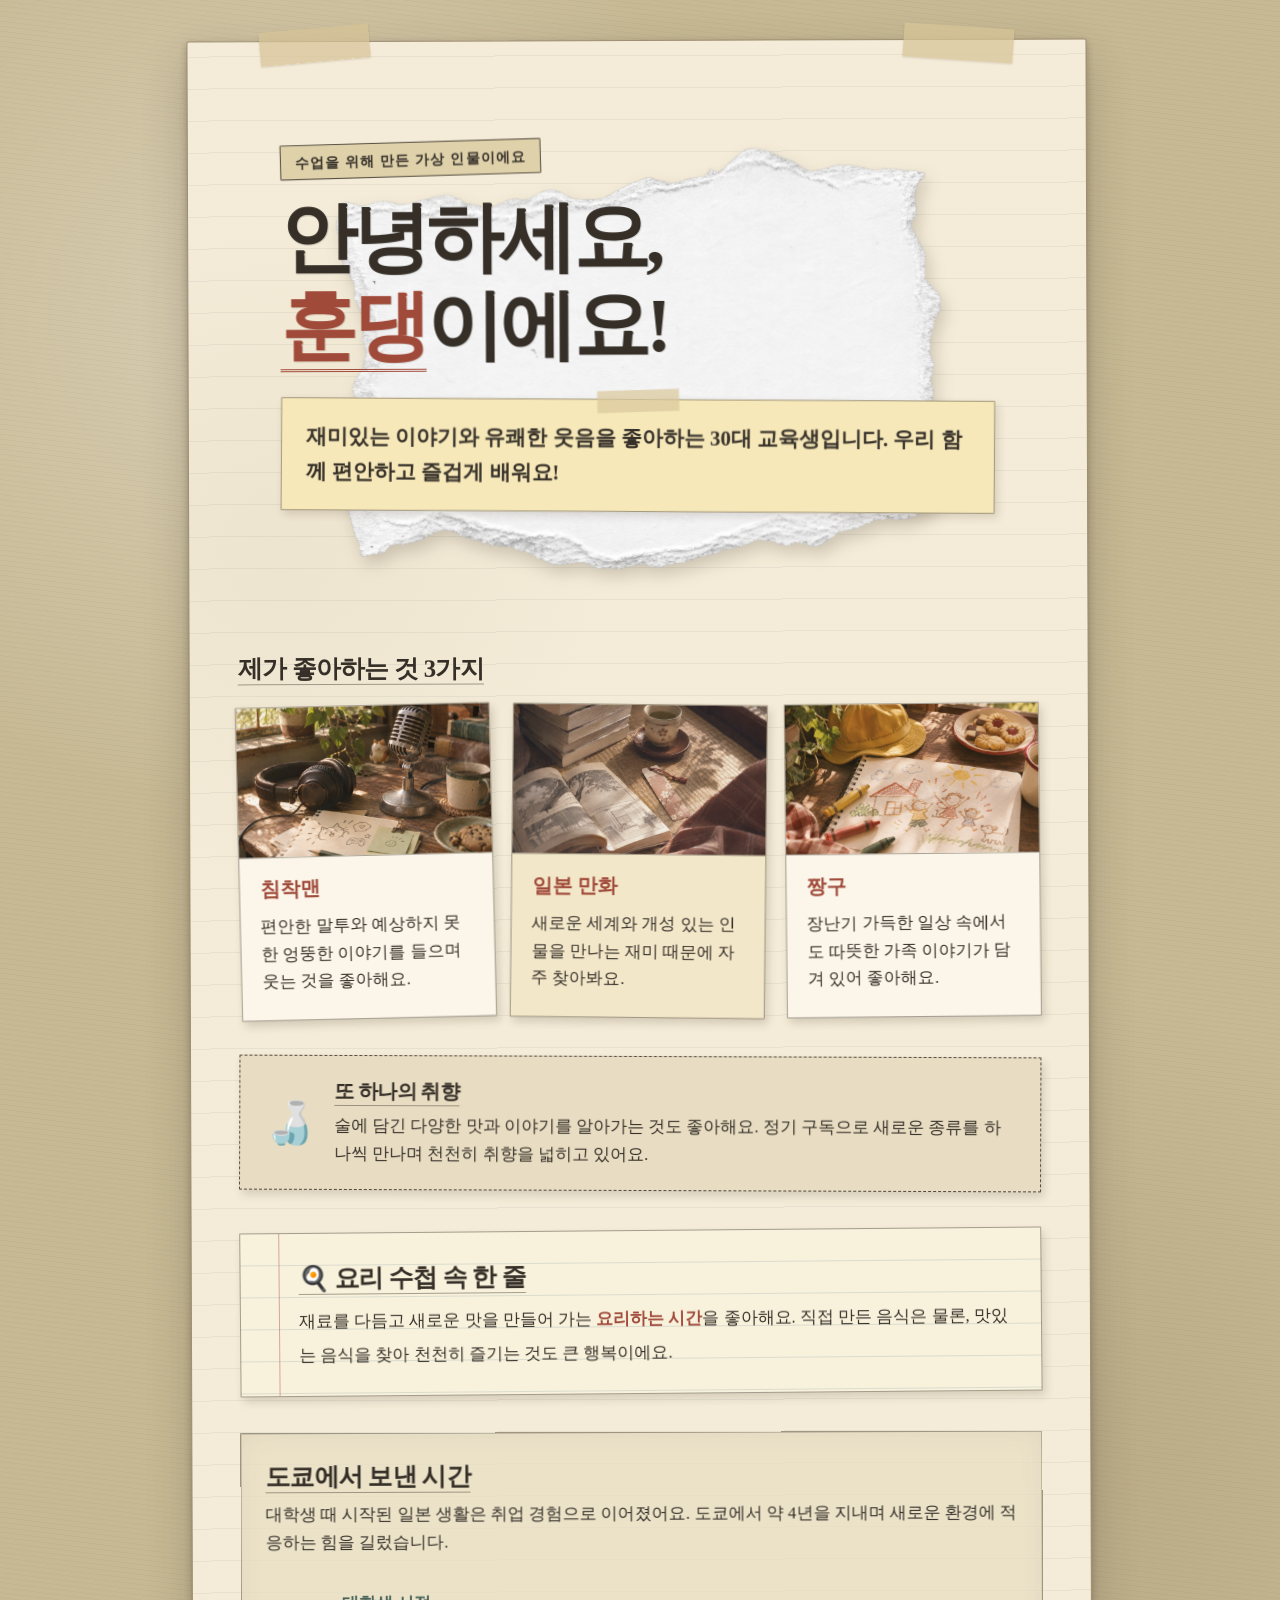
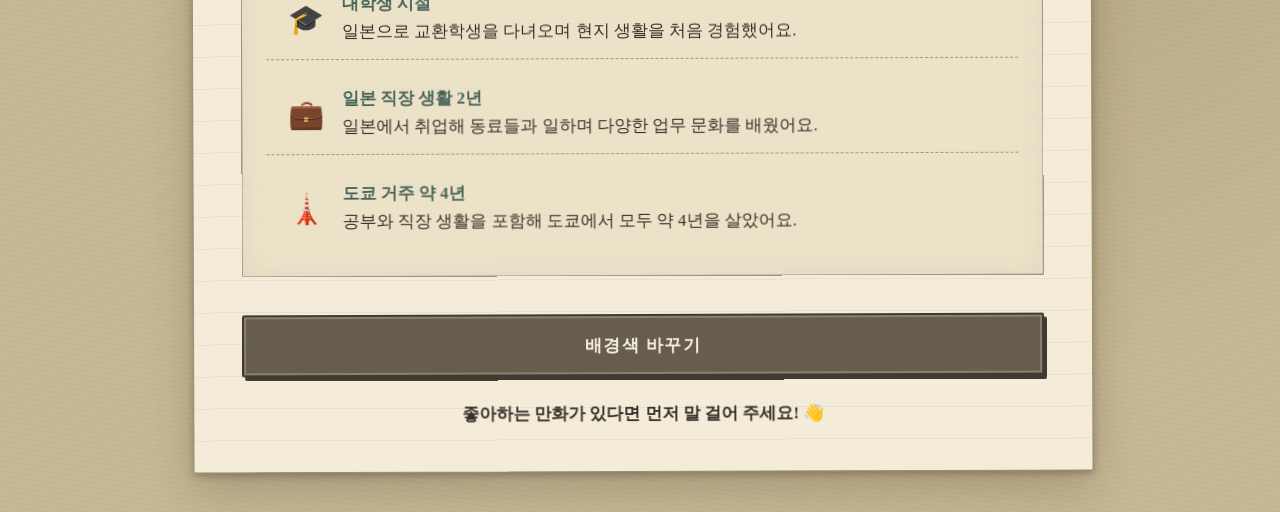
<file: 01-intro/index.html>
<!DOCTYPE html>
<html lang="ko">
<head>
  <meta charset="UTF-8">
  <meta name="viewport" content="width=device-width, initial-scale=1.0">
  <title>훈댕의 자기소개</title>
  <style>
    :root {
      --배경색: #c7b994;
      --종이색: #f4ecd8;
      --카드색: #fbf6e9;
      --글자색: #352f28;
      --강조색: #a04a3a;
      --보조색: #48645a;
      --테두리색: #51483c;
      --연필선: rgba(81, 72, 60, 0.5);
    }

    * {
      box-sizing: border-box;
    }

    body {
      min-height: 100vh;
      margin: 0;
      padding: 40px 20px;
      color: var(--글자색);
      background-color: var(--배경색);
      background-image:
        repeating-linear-gradient(7deg, rgba(70, 55, 38, 0.035) 0 1px, transparent 1px 5px),
        radial-gradient(circle at 20% 15%, rgba(255, 255, 255, 0.28), transparent 24%),
        radial-gradient(circle at 80% 70%, rgba(90, 63, 38, 0.12), transparent 28%);
      font-family: "나눔손글씨 펜", "Nanum Pen Script", "휴먼편지체", "Segoe Print", "Malgun Gothic", cursive;
      font-size: 1.05rem;
      transition: background-color 0.6s ease;
    }

    .소개-상자 {
      position: relative;
      width: min(900px, 100%);
      margin: 0 auto;
      padding: 54px 48px 46px;
      border: 1px solid #9e8e72;
      border-radius: 2px;
      background-color: var(--종이색);
      background-image:
        repeating-linear-gradient(0deg, transparent 0 31px, rgba(94, 112, 116, 0.09) 31px 32px),
        radial-gradient(circle at 10% 25%, rgba(115, 80, 48, 0.05), transparent 20%);
      box-shadow: 0 3px 7px rgba(52, 42, 30, 0.3), 0 18px 45px rgba(52, 42, 30, 0.22);
      transform: rotate(-0.2deg);
    }

    .소개-상자::before,
    .소개-상자::after {
      position: absolute;
      top: -14px;
      width: 110px;
      height: 34px;
      background: rgba(215, 196, 151, 0.72);
      box-shadow: 0 1px 2px rgba(70, 50, 30, 0.15);
      content: "";
    }

    .소개-상자::before {
      left: 8%;
      transform: rotate(-5deg);
    }

    .소개-상자::after {
      right: 8%;
      transform: rotate(4deg);
    }

    .소개-머리말 {
      position: relative;
      z-index: 0;
      margin: -16px -20px 28px;
      padding: 62px 64px 70px;
      animation: 종이-등장 0.8s ease-out both;
      isolation: isolate;
    }

    .소개-머리말::before {
      position: absolute;
      z-index: -1;
      inset: 0;
      background: url("images/torn-paper-transparent.png") center / 100% 100% no-repeat;
      content: "";
      filter: drop-shadow(4px 8px 8px rgba(55, 42, 29, 0.2));
    }

    .가상-표시 {
      display: inline-block;
      margin: 0 0 18px;
      padding: 8px 14px 6px;
      border: 1px solid var(--테두리색);
      border-radius: 1px;
      color: var(--글자색);
      background: #dfd2ab;
      font-size: 0.9rem;
      font-weight: 700;
      letter-spacing: 0.08em;
      transform: rotate(-1.5deg);
    }

    h1 {
      margin: 0;
      font-size: clamp(2.3rem, 7vw, 4.8rem);
      line-height: 1.15;
      letter-spacing: -0.05em;
      text-shadow: 1px 1px 0 rgba(53, 47, 40, 0.12);
    }

    h1 span {
      color: var(--강조색);
      border-bottom: 3px double var(--강조색);
    }

    .한줄-소개 {
      position: relative;
      margin: 28px 0 42px;
      padding: 20px 24px;
      border: 1px solid var(--연필선);
      border-radius: 1px;
      background: #f6e8b9;
      box-shadow: 3px 4px 8px rgba(67, 52, 35, 0.16);
      font-size: clamp(1rem, 3vw, 1.3rem);
      font-weight: 600;
      line-height: 1.7;
      transform: rotate(0.5deg);
    }

    .한줄-소개::after {
      position: absolute;
      top: -10px;
      left: 50%;
      width: 82px;
      height: 22px;
      background: rgba(220, 201, 157, 0.72);
      content: "";
      transform: translateX(-50%) rotate(-2deg);
    }

    h2 {
      margin: 0 0 20px;
      font-size: 1.55rem;
      letter-spacing: -0.03em;
      text-decoration: underline;
      text-decoration-color: var(--연필선);
      text-decoration-thickness: 1px;
      text-underline-offset: 7px;
    }

    .취향-목록 {
      display: grid;
      grid-template-columns: repeat(3, 1fr);
      gap: 18px;
      margin: 0 0 38px;
      padding: 0;
      list-style: none;
    }

    .취향-카드 {
      min-height: 210px;
      padding: 24px 20px;
      border: 1px solid var(--연필선);
      border-radius: 1px;
      background: var(--카드색);
      box-shadow: 3px 5px 9px rgba(67, 52, 35, 0.18);
      transition: transform 0.2s ease, box-shadow 0.2s ease;
    }

    .취향-카드:nth-child(1) {
      transform: rotate(-1.2deg);
    }

    .취향-카드:nth-child(2) {
      transform: rotate(0.8deg);
      background: #f3e7c9;
    }

    .취향-카드:nth-child(3) {
      transform: rotate(-0.4deg);
    }

    .취향-카드:hover {
      transform: translateY(-4px) rotate(0deg);
      box-shadow: 5px 9px 14px rgba(67, 52, 35, 0.22);
    }

    .취향-사진 {
      display: block;
      width: calc(100% + 40px);
      height: 150px;
      margin: -24px -20px 18px;
      border-bottom: 1px solid var(--연필선);
      object-fit: cover;
      filter: saturate(0.82) contrast(0.94) sepia(0.08);
    }

    .취향-카드 strong {
      display: block;
      margin-bottom: 10px;
      color: var(--강조색);
      font-size: 1.25rem;
    }

    .취향-카드 p {
      margin: 0;
      line-height: 1.65;
    }

    .추가-취향 {
      display: flex;
      align-items: center;
      gap: 18px;
      margin: 0 0 38px;
      padding: 22px 24px;
      border: 1px dashed var(--테두리색);
      border-radius: 1px;
      background: #e8ddc2;
      box-shadow: 3px 5px 9px rgba(67, 52, 35, 0.16);
      transform: rotate(0.4deg);
    }

    .추가-취향-아이콘 {
      flex: 0 0 auto;
      font-size: 2.6rem;
    }

    .추가-취향 h2 {
      margin: 0 0 7px;
      font-size: 1.25rem;
    }

    .추가-취향 p {
      margin: 0;
      line-height: 1.65;
    }

    .요리-메모 {
      position: relative;
      margin: 0 0 38px;
      padding: 28px 26px 24px 58px;
      border: 1px solid var(--연필선);
      border-radius: 1px;
      background-color: #f8f1dc;
      background-image: repeating-linear-gradient(
        to bottom,
        transparent 0 31px,
        rgba(88, 122, 147, 0.18) 31px 32px
      );
      box-shadow: 3px 5px 9px rgba(67, 52, 35, 0.16);
      transform: rotate(-0.3deg);
    }

    .요리-메모::before {
      position: absolute;
      top: 0;
      bottom: 0;
      left: 38px;
      width: 1px;
      background: rgba(168, 75, 65, 0.45);
      content: "";
    }

    .요리-메모 h2 {
      margin-bottom: 10px;
    }

    .요리-메모 p {
      margin: 0;
      line-height: 2;
    }

    .요리-메모 strong {
      color: var(--강조색);
    }

    .경험-영역 {
      margin: 0 0 38px;
      padding: 26px 24px;
      border: 1px solid var(--연필선);
      border-radius: 1px;
      background: rgba(232, 222, 195, 0.72);
      box-shadow: inset 0 0 24px rgba(94, 72, 45, 0.07);
    }

    .경험-영역 h2 {
      margin-bottom: 8px;
    }

    .경험-요약 {
      margin: 0 0 22px;
      line-height: 1.65;
    }

    .경험-목록 {
      display: grid;
      gap: 13px;
      margin: 0;
      padding: 0;
      list-style: none;
    }

    .경험-항목 {
      display: grid;
      grid-template-columns: 48px 1fr;
      align-items: center;
      gap: 12px;
      padding: 14px 16px;
      border: 0;
      border-bottom: 1px dashed var(--연필선);
      border-radius: 0;
      background: transparent;
    }

    .경험-항목:last-child {
      border-bottom: 0;
    }

    .경험-아이콘 {
      font-size: 1.8rem;
      text-align: center;
    }

    .경험-항목 strong {
      display: block;
      margin-bottom: 4px;
      color: var(--보조색);
    }

    .경험-항목 p {
      margin: 0;
      line-height: 1.55;
    }

    .색상-버튼 {
      width: 100%;
      padding: 17px 24px;
      border: 2px solid #3f3a32;
      border-radius: 2px;
      color: #f8f1df;
      background: #665d4f;
      box-shadow: inset 0 0 0 2px #8a806f, 3px 4px 0 #3f3a32;
      font: inherit;
      font-size: 1.08rem;
      font-weight: 700;
      letter-spacing: 0.08em;
      cursor: pointer;
    }

    .색상-버튼:hover {
      background: #534b40;
    }

    .색상-버튼:active {
      box-shadow: inset 0 0 0 2px #8a806f, 1px 1px 0 #3f3a32;
      transform: translate(3px, 3px);
    }

    .색상-버튼:focus-visible {
      outline: 4px solid #72aaff;
      outline-offset: 4px;
    }

    .끝인사 {
      margin: 26px 0 0;
      text-align: center;
      font-weight: 700;
    }

    .취향-목록,
    .추가-취향,
    .요리-메모,
    .경험-영역,
    .색상-버튼,
    .끝인사 {
      animation: 내용-등장 0.65s ease-out both;
    }

    .취향-목록 { animation-delay: 0.15s; }
    .추가-취향 { animation-delay: 0.25s; }
    .요리-메모 { animation-delay: 0.35s; }
    .경험-영역 { animation-delay: 0.45s; }
    .색상-버튼 { animation-delay: 0.55s; }
    .끝인사 { animation-delay: 0.65s; }

    @keyframes 종이-등장 {
      from {
        opacity: 0;
        translate: 0 -16px;
        rotate: -1deg;
      }
      to {
        opacity: 1;
        translate: 0 0;
        rotate: 0deg;
      }
    }

    @keyframes 내용-등장 {
      from {
        opacity: 0;
        translate: 0 18px;
      }
      to {
        opacity: 1;
        translate: 0 0;
      }
    }

    @media (prefers-reduced-motion: reduce) {
      *,
      *::before,
      *::after {
        scroll-behavior: auto !important;
        animation-duration: 0.01ms !important;
        animation-delay: 0ms !important;
        transition-duration: 0.01ms !important;
      }
    }

    @media (max-width: 680px) {
      body {
        padding: 20px 14px 30px;
      }

      .소개-상자 {
        padding: 38px 20px 28px;
        box-shadow: 0 3px 7px rgba(52, 42, 30, 0.3), 0 12px 28px rgba(52, 42, 30, 0.2);
        transform: none;
      }

      .소개-머리말 {
        margin: -8px -14px 20px;
        padding: 48px 34px 52px;
      }

      .취향-목록 {
        grid-template-columns: 1fr;
      }

      .취향-카드 {
        min-height: auto;
      }

      .추가-취향 {
        align-items: flex-start;
        padding: 20px;
      }

      .요리-메모 {
        padding-right: 18px;
      }
    }
  </style>
</head>
<body>
  <main class="소개-상자">
    <div class="소개-머리말">
      <p class="가상-표시">수업을 위해 만든 가상 인물이에요</p>

      <h1>안녕하세요,<br><span>훈댕</span>이에요!</h1>

      <p class="한줄-소개">
        재미있는 이야기와 유쾌한 웃음을 좋아하는 30대 교육생입니다.
        우리 함께 편안하고 즐겁게 배워요!
      </p>
    </div>

    <section aria-labelledby="좋아하는-것-제목">
      <h2 id="좋아하는-것-제목">제가 좋아하는 것 3가지</h2>

      <ul class="취향-목록">
        <li class="취향-카드">
          <img class="취향-사진" src="images/broadcast-mood.png" alt="햇살이 드는 오래된 책상 위의 빈티지 마이크와 헤드폰">
          <strong>침착맨</strong>
          <p>편안한 말투와 예상하지 못한 엉뚱한 이야기를 들으며 웃는 것을 좋아해요.</p>
        </li>
        <li class="취향-카드">
          <img class="취향-사진" src="images/manga-reading.png" alt="다다미 위에 펼쳐진 만화책과 따뜻한 차 한 잔">
          <strong>일본 만화</strong>
          <p>새로운 세계와 개성 있는 인물을 만나는 재미 때문에 자주 찾아봐요.</p>
        </li>
        <li class="취향-카드">
          <img class="취향-사진" src="images/family-comedy-mood.png" alt="햇살 아래 크레용 가족 그림과 노란 모자가 놓인 책상">
          <strong>짱구</strong>
          <p>장난기 가득한 일상 속에서도 따뜻한 가족 이야기가 담겨 있어 좋아해요.</p>
        </li>
      </ul>
    </section>

    <section class="추가-취향" aria-labelledby="또다른-취향-제목">
      <span class="추가-취향-아이콘" aria-hidden="true">🍶</span>
      <div>
        <h2 id="또다른-취향-제목">또 하나의 취향</h2>
        <p>
          술에 담긴 다양한 맛과 이야기를 알아가는 것도 좋아해요.
          정기 구독으로 새로운 종류를 하나씩 만나며 천천히 취향을 넓히고 있어요.
        </p>
      </div>
    </section>

    <section class="요리-메모" aria-labelledby="요리-취향-제목">
      <h2 id="요리-취향-제목">🍳 요리 수첩 속 한 줄</h2>
      <p>
        재료를 다듬고 새로운 맛을 만들어 가는 <strong>요리하는 시간</strong>을 좋아해요.
        직접 만든 음식은 물론, 맛있는 음식을 찾아 천천히 즐기는 것도 큰 행복이에요.
      </p>
    </section>

    <section class="경험-영역" aria-labelledby="일본-경험-제목">
      <h2 id="일본-경험-제목">도쿄에서 보낸 시간</h2>
      <p class="경험-요약">
        대학생 때 시작된 일본 생활은 취업 경험으로 이어졌어요.
        도쿄에서 약 4년을 지내며 새로운 환경에 적응하는 힘을 길렀습니다.
      </p>

      <ol class="경험-목록">
        <li class="경험-항목">
          <span class="경험-아이콘" aria-hidden="true">🎓</span>
          <div>
            <strong>대학생 시절</strong>
            <p>일본으로 교환학생을 다녀오며 현지 생활을 처음 경험했어요.</p>
          </div>
        </li>
        <li class="경험-항목">
          <span class="경험-아이콘" aria-hidden="true">💼</span>
          <div>
            <strong>일본 직장 생활 2년</strong>
            <p>일본에서 취업해 동료들과 일하며 다양한 업무 문화를 배웠어요.</p>
          </div>
        </li>
        <li class="경험-항목">
          <span class="경험-아이콘" aria-hidden="true">🗼</span>
          <div>
            <strong>도쿄 거주 약 4년</strong>
            <p>공부와 직장 생활을 포함해 도쿄에서 모두 약 4년을 살았어요.</p>
          </div>
        </li>
      </ol>
    </section>

    <button class="색상-버튼" id="색상-버튼" type="button">
      배경색 바꾸기
    </button>

    <p class="끝인사">좋아하는 만화가 있다면 먼저 말 걸어 주세요! 👋</p>
  </main>

  <script>
    // 오래된 종이와 천을 떠올리게 하는 차분한 배경색입니다.
    const 배경색목록 = ["#c7b994", "#9eac9c", "#b2a895", "#9ca6aa", "#b89f91"];
    const 색상버튼 = document.querySelector("#색상-버튼");
    let 현재색상번호 = 0;

    색상버튼.addEventListener("click", function () {
      현재색상번호 = (현재색상번호 + 1) % 배경색목록.length;
      document.body.style.backgroundColor = 배경색목록[현재색상번호];
    });
  </script>
</body>
</html>
</file>
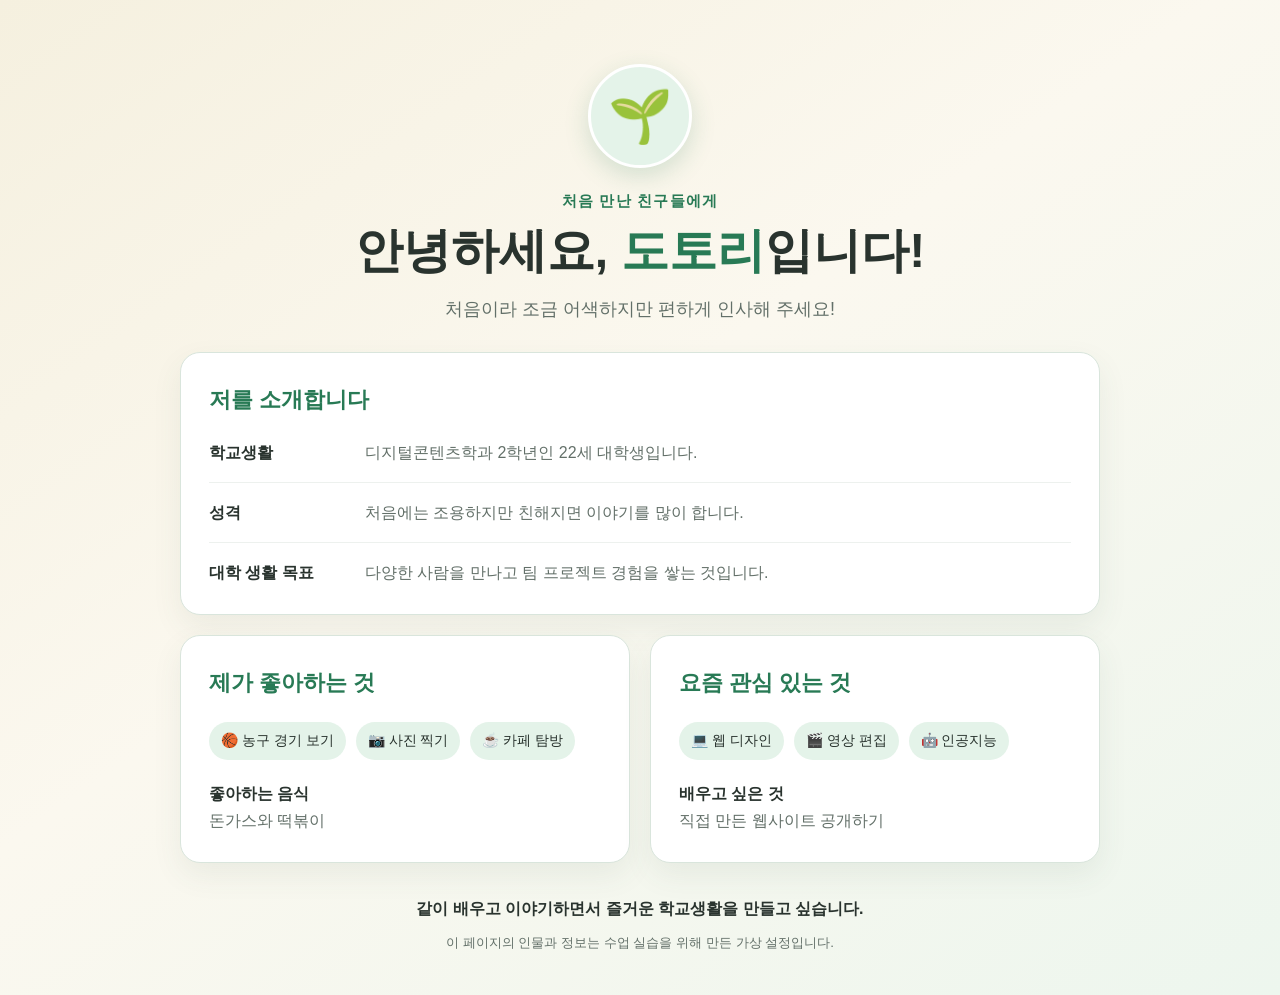
<file: myVibe_coding-main/01-intro/index.html>
<!doctype html>
<html lang="ko">
<head>
  <meta charset="UTF-8">
  <meta name="viewport" content="width=device-width, initial-scale=1.0">
  <meta name="description" content="가상 대학생 도토리의 자기소개 웹페이지입니다.">
  <title>도토리의 자기소개</title>
  <link rel="stylesheet" href="style.css">
</head>
<body>
  <main class="소개-페이지">
    <header class="소개-상단">
      <div class="프로필-그림" aria-hidden="true">🌱</div>
      <p class="작은-제목">처음 만난 친구들에게</p>
      <h1>안녕하세요, <span>도토리</span>입니다!</h1>
      <p class="소개말">처음이라 조금 어색하지만 편하게 인사해 주세요!</p>
    </header>

    <section class="카드" aria-labelledby="기본정보-제목">
      <h2 id="기본정보-제목">저를 소개합니다</h2>
      <dl class="정보-목록">
        <div>
          <dt>학교생활</dt>
          <dd>디지털콘텐츠학과 2학년인 22세 대학생입니다.</dd>
        </div>
        <div>
          <dt>성격</dt>
          <dd>처음에는 조용하지만 친해지면 이야기를 많이 합니다.</dd>
        </div>
        <div>
          <dt>대학 생활 목표</dt>
          <dd>다양한 사람을 만나고 팀 프로젝트 경험을 쌓는 것입니다.</dd>
        </div>
      </dl>
    </section>

    <div class="카드-모음">
      <section class="카드" aria-labelledby="취미-제목">
        <h2 id="취미-제목">제가 좋아하는 것</h2>
        <ul class="태그-목록">
          <li>🏀 농구 경기 보기</li>
          <li>📷 사진 찍기</li>
          <li>☕ 카페 탐방</li>
        </ul>
        <p class="추가-정보"><strong>좋아하는 음식</strong> 돈가스와 떡볶이</p>
      </section>

      <section class="카드" aria-labelledby="관심사-제목">
        <h2 id="관심사-제목">요즘 관심 있는 것</h2>
        <ul class="태그-목록">
          <li>💻 웹 디자인</li>
          <li>🎬 영상 편집</li>
          <li>🤖 인공지능</li>
        </ul>
        <p class="추가-정보"><strong>배우고 싶은 것</strong> 직접 만든 웹사이트 공개하기</p>
      </section>
    </div>

    <footer class="마무리">
      <p>같이 배우고 이야기하면서 즐거운 학교생활을 만들고 싶습니다.</p>
      <small>이 페이지의 인물과 정보는 수업 실습을 위해 만든 가상 설정입니다.</small>
    </footer>
  </main>
</body>
</html>
</file>
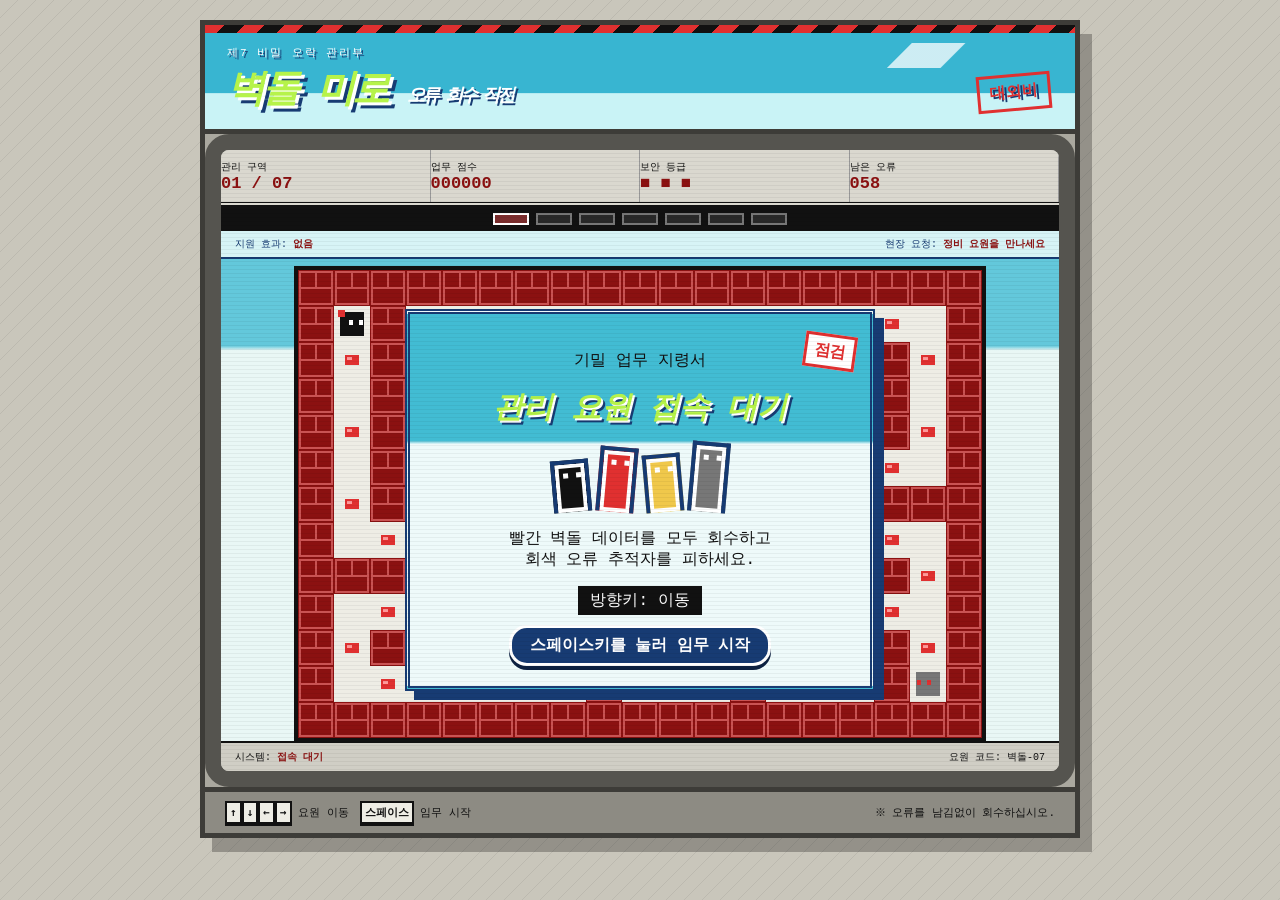
<file: 02-bricks/brick_game.html>
<!doctype html>
<html lang="ko">
<head>
  <meta charset="UTF-8"><meta name="viewport" content="width=device-width, initial-scale=1.0">
  <title>비밀 오락 관리부: 벽돌 미로</title><link rel="stylesheet" href="brick_game.css"><link rel="stylesheet" href="brick_theme.css">
</head>
<body>
<main class="cabinet">
  <header><div class="tape"></div><p>제7 비밀 오락 관리부</p><h1>벽돌 미로 <small>오류 회수 작전</small></h1><b class="stamp">대외비</b></header>
  <section id="screen" class="screen">
    <div class="scan"></div>
    <div class="status">
      <div>관리 구역<strong id="stageText">01 / 07</strong></div><div>업무 점수<strong id="scoreText">000000</strong></div>
      <div>보안 등급<strong id="livesText">■ ■ ■</strong></div><div>남은 오류<strong id="remainingText">000</strong></div>
    </div>
    <div id="stageLights" class="lights"></div>
    <div class="mission-bar"><span>지원 효과: <b id="effectText">없음</b></span><span>현장 요청: <b id="questText">NPC를 만나세요</b></span></div>
    <div class="field">
      <canvas id="gameCanvas" width="684" height="468">게임 화면을 표시할 수 없습니다.</canvas>
      <div id="messagePanel" class="message">
        <p>기밀 업무 지령서</p><h2 id="messageTitle">관리 요원 접속 대기</h2>
        <div class="crew" aria-hidden="true"><i class="crew-a"></i><i class="crew-b"></i><i class="crew-c"></i><i class="crew-d"></i></div>
        <p id="messageBody">빨간 벽돌 데이터를 모두 회수하고<br>회색 오류 추적자를 피하세요.</p>
        <em>방향키: 이동</em><strong id="startGuide" class="start-button">스페이스키를 눌러 임무 시작</strong>
      </div>
      <p id="notice" class="notice" aria-live="polite"></p>
    </div>
    <p class="terminal"><span>시스템: <b id="systemStatus">접속 대기</b></span><span>요원 코드: 벽돌-07</span></p>
  </section>
  <footer><kbd>↑</kbd><kbd>↓</kbd><kbd>←</kbd><kbd>→</kbd> 요원 이동　<kbd>스페이스</kbd> 임무 시작 <span>※ 오류를 남김없이 회수하십시오.</span></footer>
</main>
<script src="brick_game.js"></script><script src="brick_features.js"></script>
</body></html>
</file>
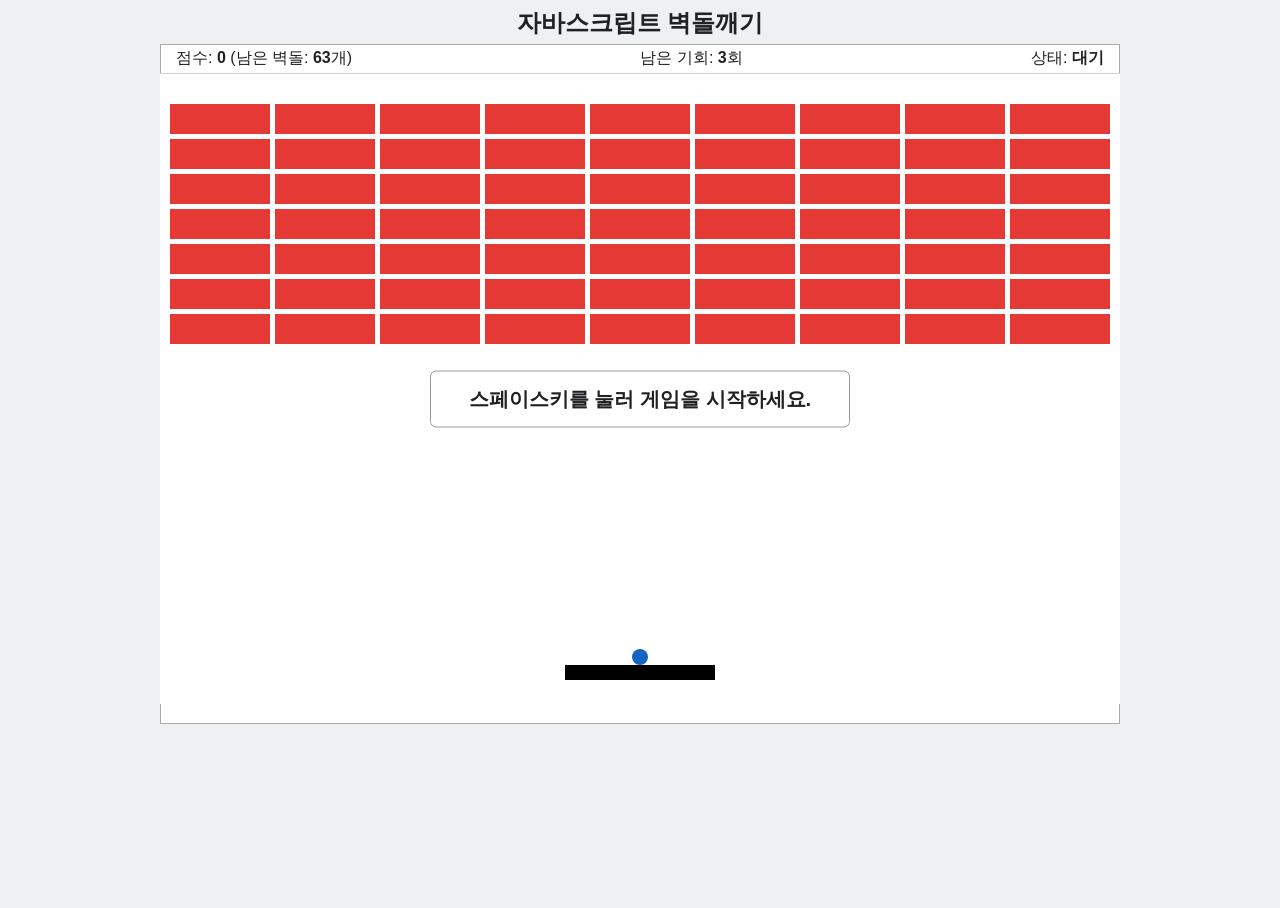
<file: myVibe_coding-main/02-bricks/brick_game.html>
<!doctype html>
<html lang="ko">
  <head>
    <meta charset="UTF-8">
    <meta name="viewport" content="width=device-width, initial-scale=1.0">
    <title>자바스크립트 벽돌깨기</title>
    <link rel="stylesheet" href="brick_game.css">
  </head>
  <body>
    <main class="game-wrapper">
      <h1>자바스크립트 벽돌깨기</h1>

      <section class="game-panel" aria-label="벽돌깨기 게임">
        <div class="game-info" aria-live="polite">
          <span>
            점수: <strong id="score">0</strong>
            (남은 벽돌: <strong id="remainingBricks">63</strong>개)
          </span>
          <span>남은 기회: <strong id="remainingChances">3</strong>회</span>
           <span>상태: <strong id="status">대기</strong></span>
        </div>

        <canvas
          id="gameCanvas"
          width="960"
          height="630"
          aria-label="방향키로 컨트롤 바를 움직이고 스페이스키로 시작하는 벽돌깨기 게임"
        ></canvas>

        <p id="message" class="game-message">스페이스키를 눌러 게임을 시작하세요.</p>
      </section>
    </main>

    <script src="brick_game.js"></script>
  </body>
</html>
</file>
<file: myVibe_coding-main/01-intro/style.css>
/* 모든 요소의 크기 계산 방식을 통일합니다. */
* {
  box-sizing: border-box;
}

:root {
  --주요색: #287a55;
  --연한-주요색: #e4f3e9;
  --배경색: #fbf8ef;
  --카드색: #ffffff;
  --글자색: #29332e;
  --보조글자색: #637069;
  --테두리색: #d9e5dc;
}

body {
  margin: 0;
  min-width: 280px;
  color: var(--글자색);
  background: linear-gradient(145deg, #f5f0df 0%, var(--배경색) 45%, #edf6ee 100%);
  font-family: "Malgun Gothic", "맑은 고딕", sans-serif;
  line-height: 1.7;
}

.소개-페이지 {
  width: min(100% - 40px, 920px);
  margin: 0 auto;
  padding: 64px 0 40px;
}

.소개-상단 {
  margin-bottom: 28px;
  text-align: center;
}

.프로필-그림 {
  display: grid;
  width: 104px;
  height: 104px;
  margin: 0 auto 20px;
  border: 3px solid #ffffff;
  border-radius: 50%;
  background-color: var(--연한-주요색);
  box-shadow: 0 8px 24px rgb(40 122 85 / 18%);
  font-size: 52px;
  place-items: center;
}

.작은-제목 {
  margin: 0 0 6px;
  color: var(--주요색);
  font-size: 15px;
  font-weight: 700;
  letter-spacing: 0.08em;
}

h1 {
  margin: 0;
  font-size: clamp(30px, 6vw, 48px);
  line-height: 1.3;
}

h1 span {
  color: var(--주요색);
}

.소개말 {
  margin: 12px 0 0;
  color: var(--보조글자색);
  font-size: 18px;
}

.카드 {
  padding: 28px;
  border: 1px solid var(--테두리색);
  border-radius: 20px;
  background-color: var(--카드색);
  box-shadow: 0 12px 30px rgb(68 87 75 / 8%);
}

.카드 h2 {
  margin: 0 0 20px;
  color: var(--주요색);
  font-size: 22px;
}

.정보-목록 {
  display: grid;
  gap: 16px;
  margin: 0;
}

.정보-목록 div {
  display: grid;
  grid-template-columns: 140px 1fr;
  gap: 16px;
  padding-bottom: 16px;
  border-bottom: 1px solid #edf1ee;
}

.정보-목록 div:last-child {
  padding-bottom: 0;
  border-bottom: 0;
}

.정보-목록 dt {
  font-weight: 700;
}

.정보-목록 dd {
  margin: 0;
  color: var(--보조글자색);
}

.카드-모음 {
  display: grid;
  grid-template-columns: repeat(2, minmax(0, 1fr));
  gap: 20px;
  margin-top: 20px;
}

.태그-목록 {
  display: flex;
  flex-wrap: wrap;
  gap: 10px;
  margin: 0;
  padding: 0;
  list-style: none;
}

.태그-목록 li {
  padding: 7px 12px;
  border-radius: 999px;
  background-color: var(--연한-주요색);
  font-size: 14px;
}

.추가-정보 {
  margin: 20px 0 0;
  color: var(--보조글자색);
}

.추가-정보 strong {
  display: block;
  color: var(--글자색);
}

.마무리 {
  padding: 32px 10px 0;
  text-align: center;
}

.마무리 p {
  margin: 0 0 6px;
  font-weight: 700;
}

.마무리 small {
  color: var(--보조글자색);
}

/* 화면이 좁을 때 카드를 한 줄로 배치합니다. */
@media (max-width: 650px) {
  .소개-페이지 {
    width: min(100% - 28px, 920px);
    padding-top: 40px;
  }

  .카드-모음 {
    grid-template-columns: 1fr;
  }

  .정보-목록 div {
    grid-template-columns: 1fr;
    gap: 2px;
  }

  .카드 {
    padding: 22px;
    border-radius: 16px;
  }

  .소개말 {
    font-size: 16px;
  }
}
</file>
<file: 02-bricks/brick_game.css>
:root{--red:#e03030;--dark:#8b1111;--ink:#111;--paper:#eeede5}*{box-sizing:border-box}html,body{min-height:100%}body{margin:0;display:grid;place-items:center;padding:20px;background:linear-gradient(135deg,transparent 48%,#0001 49% 51%,transparent 52%) 0 0/18px 18px,#c9c6bb;color:var(--ink);font-family:"Courier New","Malgun Gothic",monospace}.cabinet{width:min(100%,880px);border:5px solid #3d3c38;background:#aaa89f;box-shadow:12px 14px #0004}.cabinet>header{position:relative;padding:15px 22px 12px;border-bottom:5px solid #3d3c38;background:var(--paper);overflow:hidden}.tape{position:absolute;inset:0 0 auto;height:8px;background:repeating-linear-gradient(135deg,var(--red) 0 14px,var(--ink) 14px 28px)}header p{margin:5px 0 0;font-size:11px;letter-spacing:2px}h1{margin:3px 0;color:var(--dark);font-size:clamp(24px,4.5vw,38px);text-shadow:3px 3px #ccc}h1 small{color:var(--ink);font-size:.48em}.stamp{position:absolute;right:24px;bottom:18px;padding:5px 10px;transform:rotate(-5deg);border:3px solid var(--red);color:var(--red)}.screen{position:relative;aspect-ratio:4/3;overflow:hidden;border:16px solid #55544f;border-radius:24px;background:var(--paper);box-shadow:inset 0 0 35px #0005}.scan{position:absolute;z-index:30;inset:0;pointer-events:none;opacity:.1;background:repeating-linear-gradient(to bottom,transparent 0 3px,#000 4px)}.status{height:56px;display:grid;grid-template-columns:repeat(4,1fr);border-bottom:4px double;background:#dad8cf}.status div{display:flex;flex-direction:column;justify-content:center;border-right:1px solid #999;font-size:10px}.status strong{color:var(--dark);font-size:clamp(12px,2vw,17px)}.lights{height:25px;display:flex;align-items:center;justify-content:center;gap:7px;background:var(--ink)}.light{width:36px;height:12px;border:2px solid #777;background:#292929}.light.current{border-color:#fff;background:#7b2d2d;animation:blink .8s steps(2) infinite}.light.complete{border-color:#ff8c8c;background:var(--red)}.field{position:relative;height:calc(100% - 111px);display:grid;place-items:center;padding:7px;background:#d5d3ca}canvas{display:block;width:auto;height:100%;max-width:100%;image-rendering:pixelated;border:4px solid var(--ink);background:#f8f7f1}.message{position:absolute;z-index:20;top:50%;left:50%;width:min(78%,470px);padding:20px;transform:translate(-50%,-50%);border:5px double;background:#eeede5f7;box-shadow:9px 9px #0004;text-align:center}.message.hidden{display:none}.message:before{content:"점검";position:absolute;right:14px;padding:4px 7px;transform:rotate(8deg);border:3px solid var(--red);color:var(--red);font-weight:bold}.message h2{color:var(--dark);font-size:clamp(20px,4vw,30px)}.message em{display:inline-block;padding:4px 12px;background:var(--ink);color:#fff;font-style:normal}.message>strong{display:block;margin-top:14px;animation:blink .8s steps(2) infinite}.notice{position:absolute;z-index:15;top:15px;left:50%;margin:0;padding:7px 15px;transform:translateX(-50%);border:2px solid #fff;background:var(--dark);color:#fff;font-weight:bold;opacity:0}.notice.show{opacity:1}.terminal{position:absolute;bottom:0;width:100%;height:30px;display:flex;align-items:center;justify-content:space-between;margin:0;padding:0 14px;border-top:2px solid;background:#d0cec5;font-size:10px}.terminal b{color:var(--dark)}footer{padding:13px 20px;border-top:5px solid #3d3c38;background:#8d8b83;font-size:11px}footer span{float:right}kbd{padding:3px;border:2px solid;border-bottom-width:4px;background:var(--paper);font-weight:bold}.danger{animation:danger .35s}@keyframes blink{50%{opacity:.25}}@keyframes danger{50%{box-shadow:inset 0 0 100px var(--red)}}@media(max-width:650px){body{padding:7px}.stamp{display:none}.screen{border-width:8px;border-radius:12px}.status{height:43px}.status div{font-size:7px}.lights{height:19px}.light{width:24px;height:9px}.field{height:calc(100% - 86px);padding:3px}.terminal{height:24px;font-size:7px}footer span{display:block;float:none;margin-top:8px}}
</file>
<file: 02-bricks/brick_theme.css>
/* 밝은 픽셀 게임 포스터의 분위기를 독창적으로 재해석한 추가 디자인 */
:root{--sky:#24a9c7;--navy:#173b73}
.cabinet>header{background:linear-gradient(#38b5d1 0 65%,#c9f3f6 66%);color:#fff;text-shadow:2px 2px var(--navy)}
.cabinet>header:after{content:"";position:absolute;right:8%;top:18px;width:120px;height:25px;background:linear-gradient(135deg,transparent 18%,#fff 19% 55%,transparent 56%);opacity:.75}
.cabinet>header h1{position:relative;z-index:2;color:#b6f34a;font-style:italic;letter-spacing:-3px;text-shadow:3px 3px #fff,6px 6px var(--navy)}
.cabinet>header h1 small{color:#fff;text-shadow:2px 2px var(--navy)}
.mission-bar{height:28px;display:flex;align-items:center;justify-content:space-between;padding:0 14px;border-bottom:2px solid var(--navy);background:#d7f4f6;color:var(--navy);font-size:10px}.mission-bar b{color:var(--dark)}
.field{height:calc(100% - 139px);background:linear-gradient(#63c8db 0 18%,#e9f7f5 19% 100%)}
.message{border-color:var(--navy);background:linear-gradient(#42bcd3 0 34%,#eefafa 35%);box-shadow:9px 9px var(--navy)}
.message:before{background:#fff}.message h2{margin:8px 0;color:#b6f34a;font-style:italic;text-shadow:2px 2px #fff,4px 4px var(--navy)}
.crew{height:76px;display:flex;align-items:end;justify-content:center;gap:8px;margin:4px auto}.crew i{position:relative;display:block;width:38px;border:4px solid var(--navy);border-bottom:0;box-shadow:inset 0 0 0 4px #fff}.crew i:before{content:"";position:absolute;left:8px;top:9px;width:5px;height:5px;background:#fff;box-shadow:13px 0 #fff}.crew-a{height:52px;background:#111}.crew-b{height:65px;background:#e03030}.crew-c{height:58px;background:#f0c84b}.crew-d{height:70px;background:#777}.crew-a,.crew-c{transform:rotate(-5deg)}.crew-b,.crew-d{transform:rotate(5deg)}
.start-button{width:max-content;margin:10px auto 0!important;padding:7px 18px;border:3px solid #fff;border-radius:18px;background:var(--navy);color:#fff;box-shadow:0 4px #0d2141}
@media(max-width:650px){.mission-bar{height:20px;padding:0 5px;font-size:6px}.field{height:calc(100% - 106px)}.crew{height:46px}.crew i{width:25px;transform:none}.crew-a{height:34px}.crew-b{height:43px}.crew-c{height:38px}.crew-d{height:45px}}
</file>
<file: myVibe_coding-main/02-bricks/brick_game.css>
* {
  box-sizing: border-box;
}

html,
body {
  width: 100%;
  height: 100%;
  margin: 0;
}

body {
  overflow: hidden;
  background: #eef1f4;
  color: #202124;
  font-family: "Malgun Gothic", "맑은 고딕", sans-serif;
}

.game-wrapper {
  width: 960px;
  margin: 8px auto 0;
}

h1 {
  margin: 0 0 6px;
  font-size: 24px;
  line-height: 30px;
  text-align: center;
}

.game-panel {
  position: relative;
  width: 960px;
  height: 680px;
  overflow: hidden;
  background: #fff;
  box-shadow: inset 0 0 0 1px #a9a9a9;
}

.game-info {
  display: flex;
  align-items: center;
  justify-content: space-between;
  height: 30px;
  padding: 0 16px;
  border-bottom: 1px solid #d0d0d0;
  font-size: 16px;
}

#gameCanvas {
  display: block;
  width: 960px;
  height: 630px;
  background: #fff;
}

.game-message {
  position: absolute;
  top: 50%;
  left: 50%;
  min-width: 420px;
  margin: 15px 0 0;
  padding: 14px 20px;
  transform: translate(-50%, -50%);
  border: 1px solid #999;
  border-radius: 6px;
  background: rgb(255 255 255 / 92%);
  font-size: 20px;
  font-weight: 700;
  text-align: center;
  white-space: pre-line;
}

.game-message.hidden {
  display: none;
}
</file>
